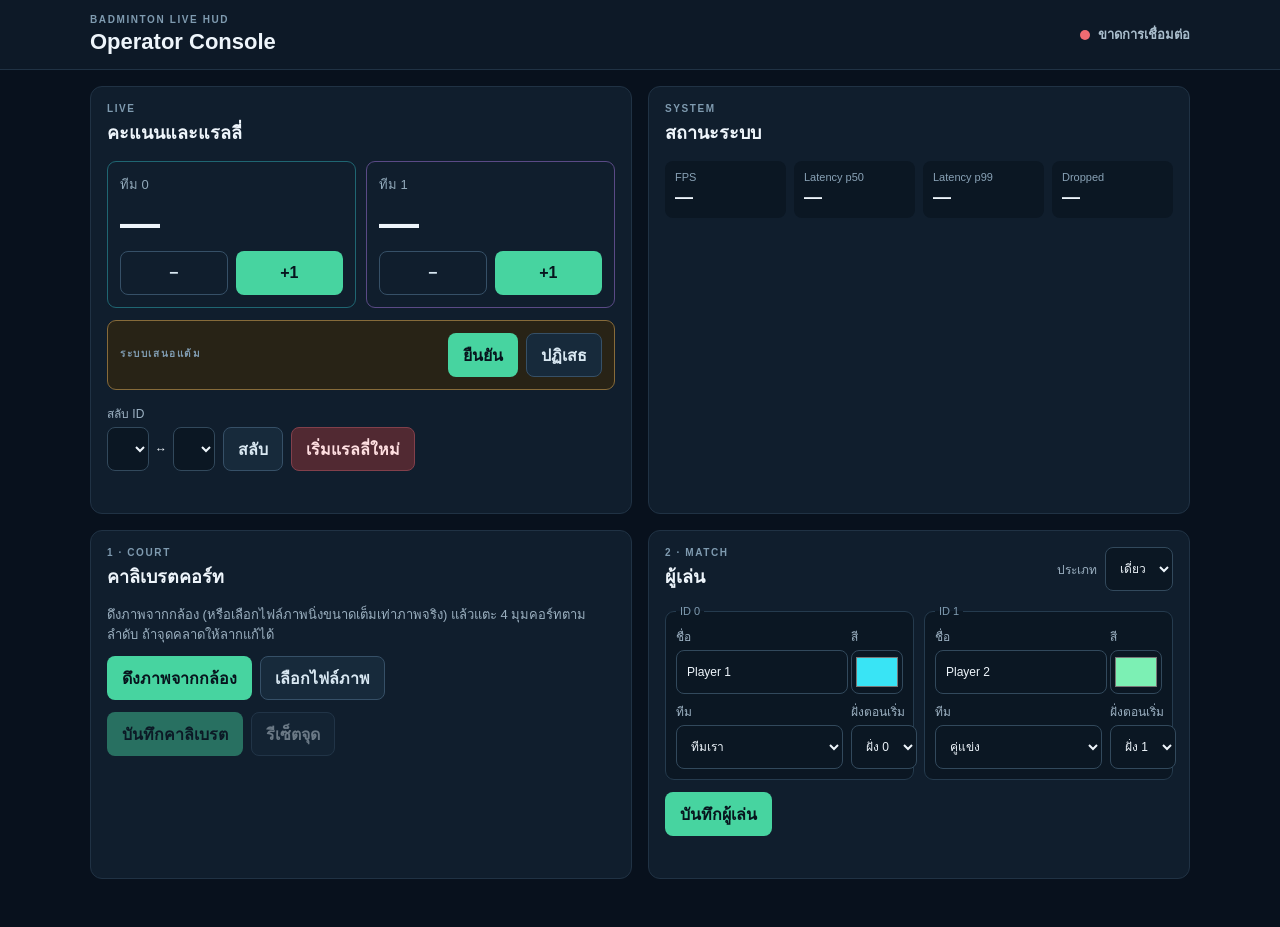
<file: web/operator/index.html>
<!doctype html>
<html lang="th">
  <head>
    <meta charset="utf-8" />
    <meta name="viewport" content="width=device-width, initial-scale=1" />
    <title>Badminton Live HUD Operator</title>
    <link rel="stylesheet" href="operator.css" />
  </head>
  <body>
    <header class="topbar">
      <div>
        <p class="eyebrow">BADMINTON LIVE HUD</p>
        <h1>Operator Console</h1>
      </div>
      <div id="connection" class="connection"><span></span><b>กำลังเชื่อมต่อ</b></div>
    </header>

    <main>
      <section class="panel" id="live">
        <div class="section-heading"><div><p class="eyebrow">LIVE</p><h2>คะแนนและแรลลี่</h2></div></div>
        <div class="scoreboard">
          <div class="team" data-team="0">
            <span id="team-name-0">ทีม 0</span><strong id="score-0">—</strong>
            <button class="quiet" data-score-team="0" data-delta="-1" aria-label="ลดคะแนนทีม 0">−</button>
            <button data-score-team="0" data-delta="1" aria-label="เพิ่มคะแนนทีม 0">+1</button>
          </div>
          <div class="team" data-team="1">
            <span id="team-name-1">ทีม 1</span><strong id="score-1">—</strong>
            <button class="quiet" data-score-team="1" data-delta="-1" aria-label="ลดคะแนนทีม 1">−</button>
            <button data-score-team="1" data-delta="1" aria-label="เพิ่มคะแนนทีม 1">+1</button>
          </div>
        </div>
        <div id="point-suggestion" class="suggestion" hidden>
          <div><p class="eyebrow">ระบบเสนอแต้ม</p><p id="suggestion-text"></p></div>
          <button id="accept-point">ยืนยัน</button>
          <button id="reject-point" class="secondary">ปฏิเสธ</button>
        </div>
        <div class="actions">
          <div id="partner-swaps" class="swap-buttons"></div>
          <label>สลับ ID
            <span class="pair"><select id="swap-a" aria-label="ผู้เล่นคนที่ 1"></select>↔<select id="swap-b" aria-label="ผู้เล่นคนที่ 2"></select></span>
          </label>
          <button id="swap-ids" class="secondary">สลับ</button>
          <button id="reset-rally" class="danger">เริ่มแรลลี่ใหม่</button>
        </div>
        <p id="control-status" class="status" aria-live="polite"></p>
      </section>

      <section class="panel">
        <div class="section-heading"><div><p class="eyebrow">SYSTEM</p><h2>สถานะระบบ</h2></div></div>
        <div class="health-grid">
          <div><span>FPS</span><strong id="health-fps">—</strong></div>
          <div><span>Latency p50</span><strong id="health-p50">—</strong></div>
          <div><span>Latency p99</span><strong id="health-p99">—</strong></div>
          <div><span>Dropped</span><strong id="health-dropped">—</strong></div>
        </div>
        <div id="workers" class="worker-list"></div>
      </section>

      <section class="panel">
        <div class="section-heading"><div><p class="eyebrow">1 · COURT</p><h2>คาลิเบรตคอร์ท</h2></div></div>
        <p class="help">ดึงภาพจากกล้อง (หรือเลือกไฟล์ภาพนิ่งขนาดเต็มเท่าภาพจริง) แล้วแตะ 4 มุมคอร์ทตามลำดับ ถ้าจุดคลาดให้ลากแก้ได้</p>
        <div class="row frame-source">
          <button id="load-frame">ดึงภาพจากกล้อง</button>
          <label class="file-button">เลือกไฟล์ภาพ<input id="court-image" type="file" accept="image/*" /></label>
        </div>
        <p id="calibration-hint" class="hint" hidden></p>
        <canvas id="calibration" aria-label="แตะหรือลากมุมคอร์ท"></canvas>
        <div class="row">
          <button id="save-calibration" disabled>บันทึกคาลิเบรต</button>
          <button id="reset-corners" class="secondary" disabled>รีเซ็ตจุด</button>
        </div>
        <p id="calibration-status" class="status" aria-live="polite"></p>
      </section>

      <section class="panel">
        <div class="section-heading">
          <div><p class="eyebrow">2 · MATCH</p><h2>ผู้เล่น</h2></div>
          <label class="mode-field">ประเภท
            <select id="mode"><option value="singles">เดี่ยว</option><option value="doubles">คู่</option></select>
          </label>
        </div>
        <div id="players" class="player-grid"></div>
        <button id="save-players">บันทึกผู้เล่น</button>
        <p id="player-status" class="status" aria-live="polite"></p>
      </section>
    </main>
    <script src="operator.js"></script>
  </body>
</html>
</file>
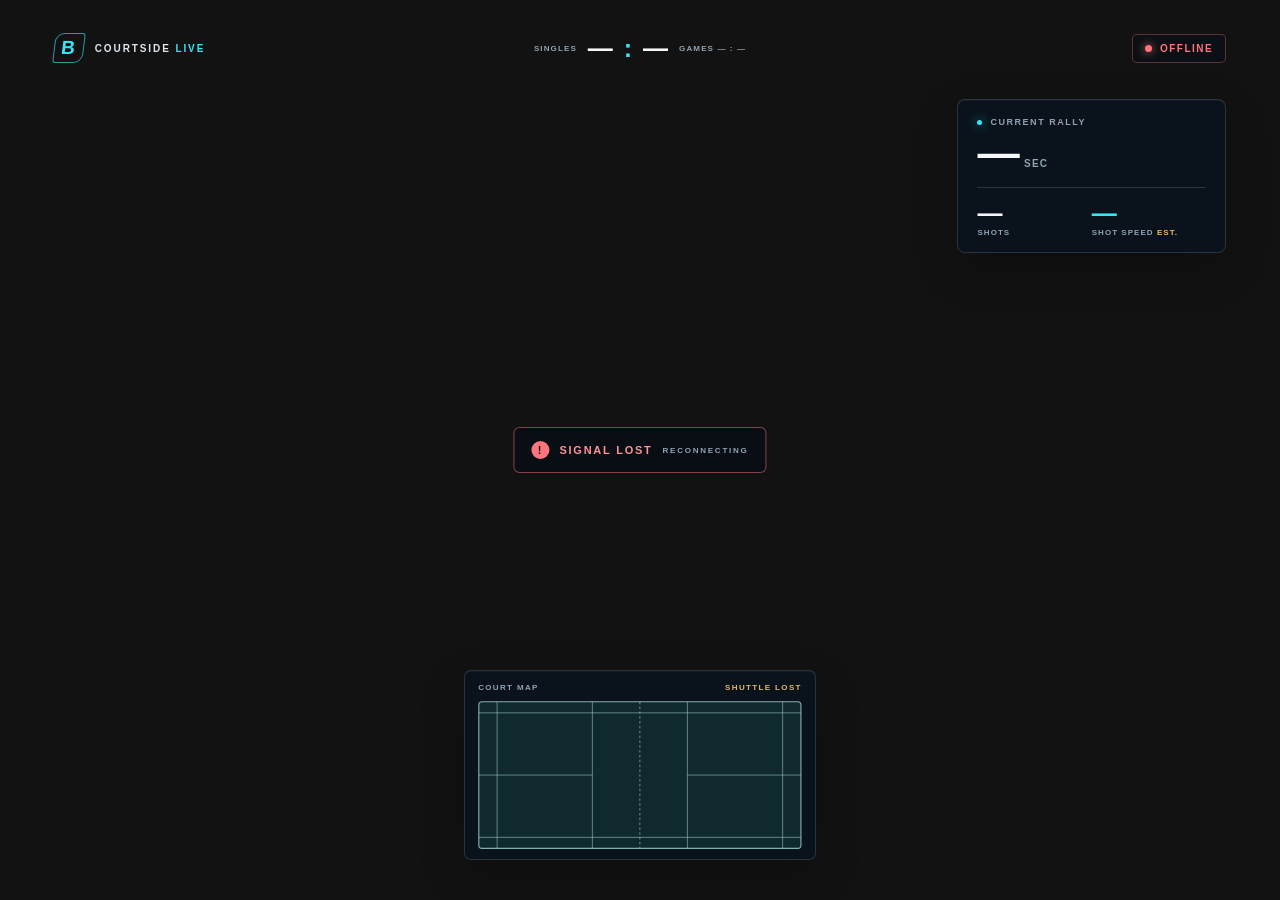
<file: web/overlay/index.html>
<!doctype html>
<html lang="en">
  <head>
    <meta charset="utf-8">
    <meta name="viewport" content="width=device-width, initial-scale=1">
    <meta name="theme-color" content="#07111b">
    <title>Badminton Live HUD</title>
    <link rel="stylesheet" href="overlay.css">
  </head>
  <body>
    <main class="hud" aria-label="Badminton match HUD">
      <header class="topbar">
        <div class="brand"><span class="brand-mark">B</span><span>COURTSIDE <b>LIVE</b></span></div>
        <div class="score-line"><span class="score-label" id="mode-label">SINGLES</span><strong><span id="score-0">—</span> <i>:</i> <span id="score-1">—</span></strong><span class="games-label" id="games-line">GAMES — : —</span></div>
        <div class="status-pill" id="connection" data-state="connecting"><i></i><span>CONNECTING</span></div>
      </header>

      <section class="rally-panel glass" aria-label="Rally statistics">
        <div class="rally-label"><span class="pulse-dot"></span> CURRENT RALLY</div>
        <div class="rally-time"><span id="rally-time">—</span><small> SEC</small></div>
        <div class="rally-divider"></div>
        <div class="rally-stat"><strong id="rally-shots">—</strong><span>SHOTS</span></div>
        <div class="rally-stat speed"><strong id="shot-speed">—</strong><span>SHOT SPEED <em>EST.</em></span></div>
      </section>

      <div class="player-markers" id="player-markers" aria-hidden="true"></div>
      <div class="shuttle-marker" id="shuttle-marker" aria-hidden="true"><span></span></div>

      <footer class="bottom-row">
        <div class="team-cards" id="team-cards-0"></div>

        <div class="court-card glass" aria-label="Court map">
          <div class="court-title"><span>COURT MAP</span><span id="shuttle-status">SHUTTLE LOST</span></div>
          <!-- 400x182 px = 13.40x6.10 m, about 29.85 px per metre, offset 1 px -->
          <svg class="court" viewBox="0 0 402 184" role="img" aria-label="Court map">
            <rect x="1" y="1" width="400" height="182" rx="4" class="court-outline"/>
            <line x1="1" y1="14.7" x2="401" y2="14.7"/><line x1="1" y1="169.3" x2="401" y2="169.3"/>
            <line x1="142" y1="1" x2="142" y2="183"/><line x1="260" y1="1" x2="260" y2="183"/>
            <line x1="23.7" y1="1" x2="23.7" y2="183"/><line x1="378.3" y1="1" x2="378.3" y2="183"/>
            <line x1="1" y1="92" x2="142" y2="92"/><line x1="260" y1="92" x2="401" y2="92"/>
            <line x1="201" y1="1" x2="201" y2="183" class="net"/>
            <g id="court-players"></g>
            <g id="court-shuttle" class="court-shuttle"><circle cx="0" cy="0" r="4"/><text x="7" y="-6">est.</text></g>
          </svg>
        </div>

        <div class="team-cards right" id="team-cards-1"></div>
      </footer>

      <template id="player-card-template">
        <section class="player-card glass">
          <div class="player-accent"></div>
          <div class="player-heading"><span class="player-number"></span><span class="tracked-dot"></span><span class="player-name"></span></div>
          <div class="player-metrics">
            <div><strong class="player-speed">—</strong><span>MOVE <i>m/s</i></span></div>
            <div><strong class="player-distance">—</strong><span>DISTANCE <i>m</i></span></div>
          </div>
        </section>
      </template>

      <div class="signal-lost" id="signal-lost" role="status" hidden><span>!</span> SIGNAL LOST <small>RECONNECTING</small></div>
    </main>
    <script src="overlay.js" defer></script>
  </body>
</html>
</file>
<file: web/operator/operator.css>
:root {
  color-scheme: dark;
  font-family: "Noto Sans Thai", "Segoe UI", Tahoma, sans-serif;
  background: #08111d;
  color: #eef5fb;
}

* { box-sizing: border-box; }
body { margin: 0; min-width: 320px; background: #08111d; }
h1, h2, p { margin: 0; }
h1 { font-size: 22px; }
h2 { font-size: 18px; }
.eyebrow { color: #7f9bb0; font-size: 10px; font-weight: 800; letter-spacing: .16em; margin-bottom: 4px; }
.topbar { position: sticky; top: 0; z-index: 1; display: flex; align-items: center; justify-content: space-between; gap: 12px; padding: 14px max(16px, calc((100vw - 1100px) / 2)); border-bottom: 1px solid #203244; background: #0d1927; }
.connection { display: flex; align-items: center; gap: 8px; font-size: 13px; color: #a9bdcc; }
.connection span { width: 10px; height: 10px; border-radius: 50%; background: #ef6b72; }
.connection[data-live=true] span { background: #45d39a; }
main { display: grid; grid-template-columns: repeat(2, minmax(0, 1fr)); gap: 16px; width: min(1100px, calc(100% - 32px)); margin: 16px auto 48px; }
.panel { min-width: 0; padding: 16px; border: 1px solid #203244; border-radius: 12px; background: #101e2d; }
.section-heading { display: flex; align-items: center; justify-content: space-between; gap: 12px; margin-bottom: 14px; }
label { color: #9db2c3; font-size: 12px; }
.mode-field { display: flex; align-items: center; gap: 8px; }
select, input:not([type=file]):not([type=color]) { min-height: 44px; padding: 8px 10px; border: 1px solid #32495c; border-radius: 8px; background: #0b1723; color: #eef5fb; font: inherit; }
button, .file-button { min-height: 44px; padding: 8px 14px; border: 1px solid transparent; border-radius: 8px; color: #07141d; background: #47d4a0; font: inherit; font-weight: 700; cursor: pointer; touch-action: manipulation; }
button:active, .file-button:active { filter: brightness(1.15); }
button:disabled { opacity: .45; cursor: not-allowed; }
button.secondary, .file-button { color: #d9e8f2; border-color: #365067; background: #172a3b; }
button.quiet { color: #d9e8f2; background: transparent; border-color: #365067; }
button.danger { color: #ffdfe1; background: #512932; border-color: #82404b; }
.row { display: flex; flex-wrap: wrap; gap: 8px; }
.status { min-height: 18px; margin-top: 8px; color: #86a1b5; font-size: 13px; }
.status[data-error=true] { color: #ff9aa0; }
.help { margin-bottom: 12px; color: #9bb0c0; font-size: 13px; line-height: 1.5; }
.hint { margin-bottom: 8px; color: #f6c85f; font-weight: 700; }
.file-button { display: inline-flex; align-items: center; margin-bottom: 12px; }
.file-button input { display: none; }
.frame-source { margin-bottom: 12px; }
.frame-source .file-button { margin-bottom: 0; }
#calibration { display: none; width: 100%; margin-bottom: 12px; border: 1px solid #32495c; border-radius: 8px; touch-action: none; }

.player-grid { display: grid; grid-template-columns: repeat(2, minmax(0, 1fr)); gap: 10px; margin-bottom: 12px; }
.player-card { display: grid; grid-template-columns: 1fr 52px; gap: 8px; min-width: 0; margin: 0; padding: 10px; border: 1px solid #253b4e; border-radius: 9px; background: #0b1723; }
.player-card legend { padding: 0 4px; color: #7f9bb0; font-size: 11px; }
.player-card label { display: grid; gap: 4px; min-width: 0; }
.player-card input[type=color] { width: 52px; height: 44px; padding: 2px; border: 1px solid #32495c; border-radius: 8px; background: #0b1723; }

.scoreboard { display: grid; grid-template-columns: 1fr 1fr; gap: 10px; }
.team { display: grid; grid-template-columns: 1fr 1fr; align-items: center; gap: 8px; padding: 12px; border: 1px solid #253b4e; border-radius: 9px; }
.team span { grid-column: 1 / -1; overflow: hidden; color: #91a9ba; font-size: 13px; text-overflow: ellipsis; white-space: nowrap; }
.team strong { grid-column: 1 / -1; font-size: 40px; line-height: 1; }
.team[data-team="0"] { border-color: #1f6672; }
.team[data-team="1"] { border-color: #5a4a86; }
.suggestion { display: flex; flex-wrap: wrap; align-items: center; gap: 8px; margin-top: 12px; padding: 12px; border: 1px solid #876b3a; border-radius: 9px; background: #282316; }
.suggestion > div { flex: 1 1 160px; }
.actions { display: flex; flex-wrap: wrap; align-items: flex-end; gap: 8px; margin-top: 14px; }
.actions label { display: grid; gap: 4px; }
.pair { display: flex; align-items: center; gap: 6px; color: #eef5fb; }
.swap-buttons { display: flex; flex-wrap: wrap; gap: 8px; width: 100%; }
.swap-buttons:empty { display: none; }

.health-grid { display: grid; grid-template-columns: repeat(4, minmax(0, 1fr)); gap: 8px; }
.health-grid > div { display: grid; gap: 4px; padding: 10px; border-radius: 8px; background: #0b1723; }
.health-grid span { color: #89a2b6; font-size: 11px; }
.health-grid strong { font-size: 18px; }
.worker-list { display: flex; flex-wrap: wrap; gap: 8px; margin-top: 12px; font-size: 12px; }
.worker { padding: 6px 10px; border: 1px solid #32495c; border-radius: 999px; }
.worker[data-status=ok] { color: #62dfae; border-color: #26785a; }
.worker[data-status=degraded] { color: #ffd166; border-color: #806a38; }
.worker[data-status=down] { color: #ff9aa0; border-color: #82404b; }

@media (max-width: 760px) {
  main { grid-template-columns: 1fr; }
  .health-grid { grid-template-columns: repeat(2, minmax(0, 1fr)); }
}
@media (max-width: 420px) {
  .player-grid { grid-template-columns: 1fr; }
}
</file>
<file: web/overlay/overlay.css>
:root {
  color-scheme: dark;
  --cyan: #39e4f5;
  --violet: #b693ff;
  --white: #f4f8fb;
  --muted: #91a3b2;
  --panel: rgba(8, 19, 30, .78);
  --line: rgba(189, 216, 233, .17);
}

* { box-sizing: border-box; }
html, body { width: 100%; height: 100%; margin: 0; overflow: hidden; background: transparent; }
body { color: var(--white); font-family: Inter, Arial, sans-serif; }
.hud { position: relative; width: 100vw; height: 100vh; overflow: hidden; background: transparent; }
.topbar { position: absolute; z-index: 5; top: 3.7%; left: 4.2%; right: 4.2%; display: flex; align-items: center; justify-content: space-between; }
.brand { display: flex; align-items: center; gap: 11px; color: rgba(240,249,255,.92); font-size: clamp(10px, .75vw, 15px); font-weight: 800; letter-spacing: .19em; }
.brand b { color: var(--cyan); font-weight: 800; }
.brand-mark { display: grid; width: 30px; height: 30px; place-items: center; border: 1px solid rgba(57,228,245,.65); border-radius: 9px 3px 9px 3px; color: var(--cyan); font: 800 19px 'Barlow Condensed', sans-serif; transform: skew(-7deg); }
.score-line { position: absolute; left: 50%; display: flex; align-items: center; gap: 11px; transform: translateX(-50%); }
.score-label, .games-label { color: var(--muted); font-size: 8px; font-weight: 800; letter-spacing: .14em; }
.score-line strong { color: var(--white); font: 700 25px 'Barlow Condensed', sans-serif; }
.score-line strong i { padding: 0 4px; color: var(--cyan); font-style: normal; }
.status-pill { display: flex; align-items: center; gap: 8px; padding: 8px 12px; border: 1px solid rgba(57,228,245,.28); border-radius: 5px; background: rgba(4,16,25,.55); color: var(--cyan); font-size: 10px; font-weight: 800; letter-spacing: .15em; }
.status-pill i, .pulse-dot { width: 7px; height: 7px; border-radius: 50%; background: var(--cyan); box-shadow: 0 0 12px var(--cyan); }
.status-pill[data-state="connecting"] { color: #f2c66d; border-color: rgba(242,198,109,.3); }
.status-pill[data-state="connecting"] i { background: #f2c66d; box-shadow: 0 0 10px #f2c66d; }
.status-pill[data-state="lost"] { color: #ff747d; border-color: rgba(255,116,125,.35); }
.status-pill[data-state="lost"] i { background: #ff747d; box-shadow: 0 0 10px #ff747d; }
.glass { border: 1px solid var(--line); background: var(--panel); box-shadow: 0 16px 46px rgba(0,0,0,.24), inset 0 1px 0 rgba(255,255,255,.045); backdrop-filter: blur(12px); }
.rally-panel { position: absolute; z-index: 4; top: 11%; right: 4.2%; width: min(330px, 21vw); min-width: 245px; padding: 17px 19px 15px; border-radius: 8px; }
.rally-label, .court-title { display: flex; align-items: center; gap: 8px; color: var(--muted); font-size: 9px; font-weight: 800; letter-spacing: .17em; }
.pulse-dot { width: 5px; height: 5px; }
.rally-time { margin-top: 5px; font: 700 clamp(36px, 3.3vw, 58px)/1 'Barlow Condensed', sans-serif; letter-spacing: .01em; }
.rally-time small { color: var(--muted); font: 700 10px Inter, sans-serif; letter-spacing: .12em; }
.rally-divider { height: 1px; margin: 13px 0; background: var(--line); }
.rally-stat { display: inline-flex; flex-direction: column; gap: 2px; width: 48%; }
.rally-stat strong { font: 700 25px/1 'Barlow Condensed', sans-serif; }
.rally-stat span { color: var(--muted); font-size: 8px; font-weight: 700; letter-spacing: .13em; }
.rally-stat em { color: #f1ba61; font-style: normal; }
.rally-stat.speed strong { color: var(--cyan); }
.player-markers { position: absolute; z-index: 2; inset: 0; pointer-events: none; }
.player-marker { position: absolute; width: 38px; height: 12px; border: 2px solid var(--player-color, var(--cyan)); border-radius: 50%; filter: drop-shadow(0 0 8px var(--player-color, var(--cyan))); transform: translate(-50%, -50%); transition: left .045s linear, top .045s linear; }
.player-marker::before { content: ''; position: absolute; left: 50%; bottom: 6px; width: 19px; height: 35px; border: 1px solid currentColor; border-bottom: 0; border-radius: 50% 50% 0 0; opacity: .65; transform: translateX(-50%); }
.player-marker[data-tracked="false"] { opacity: .25; }
.shuttle-marker { position: absolute; z-index: 3; display: none; width: 14px; height: 14px; border-radius: 50%; background: #fff7bf; box-shadow: 0 0 8px 3px rgba(255,239,132,.72); transform: translate(-50%, -50%); }
.shuttle-marker[data-status="predicted"] { opacity: .38; }
.shuttle-marker span { position: absolute; inset: -8px; border: 1px solid rgba(255,239,132,.6); border-radius: 50%; }
.bottom-row { position: absolute; z-index: 4; right: 4.2%; bottom: 4.4%; left: 4.2%; display: grid; grid-template-columns: 1fr minmax(240px, 30%) 1fr; align-items: end; gap: 16px; }
.player-card { position: relative; min-height: 112px; padding: 15px 18px 14px; border-radius: 7px; overflow: hidden; }
.team-cards { display: grid; gap: 10px; }
.player-card[data-tracked="false"] { opacity: .45; }
.hud[data-mode="doubles"] .player-card { min-height: 0; padding: 10px 16px; }
.hud[data-mode="doubles"] .player-metrics { margin-top: 8px; }
.team-cards.right .player-card { text-align: right; }
.player-accent { position: absolute; top: 0; bottom: 0; left: 0; width: 2px; background: var(--player-color, var(--cyan)); box-shadow: 0 0 12px currentColor; }
.team-cards.right .player-accent { right: 0; left: auto; }
.player-heading { display: flex; align-items: center; gap: 8px; color: var(--muted); }
.team-cards.right .player-heading { flex-direction: row-reverse; }
.player-number { color: var(--player-color, var(--cyan)); font: 700 14px 'Barlow Condensed', sans-serif; }
.player-name { overflow: hidden; color: var(--white); font: 700 17px 'Barlow Condensed', sans-serif; letter-spacing: .09em; text-overflow: ellipsis; white-space: nowrap; }
.tracked-dot { width: 6px; height: 6px; border-radius: 50%; background: #55636e; }
.player-card[data-tracked="true"] .tracked-dot { background: #5ff0a9; box-shadow: 0 0 9px #5ff0a9; }
.player-metrics { display: flex; gap: 27px; margin-top: 15px; }
.team-cards.right .player-metrics { justify-content: flex-end; }
.player-metrics div { display: flex; align-items: baseline; gap: 7px; }
.player-metrics strong { font: 700 24px/.9 'Barlow Condensed', sans-serif; }
.player-metrics span { color: var(--muted); font-size: 8px; font-weight: 800; letter-spacing: .12em; }
.player-metrics i { color: #dce6ec; font-style: normal; }
.court-card { padding: 12px 13px 10px; border-radius: 7px; }
.court-title { justify-content: space-between; margin-bottom: 9px; font-size: 8px; }
.court-title span:last-child { color: #e2b86c; }
.court { display: block; width: 100%; height: auto; overflow: visible; }
.court line { stroke: rgba(175,224,222,.62); stroke-width: 1; }
.court .court-outline { fill: rgba(29,92,89,.32); stroke: rgba(175,224,222,.75); stroke-width: 1.4; }
.court .net { stroke: rgba(255,255,255,.55); stroke-dasharray: 3 3; }
.court-player { display: none; fill: var(--player-color, var(--cyan)); stroke: rgba(255,255,255,.9); stroke-width: 1.5; }
.court-player[data-tracked="false"] { opacity: .35; }
.court-shuttle { display: none; fill: #fff79a; filter: drop-shadow(0 0 4px #fff79a); }
.court-shuttle text { fill: #f1ba61; font: 700 10px Inter, sans-serif; filter: none; }
.signal-lost { position: absolute; z-index: 10; top: 50%; left: 50%; display: flex; align-items: center; gap: 10px; padding: 13px 17px; border: 1px solid rgba(255,116,125,.5); border-radius: 6px; background: rgba(9,15,23,.9); color: #ff9299; font-size: 11px; font-weight: 800; letter-spacing: .16em; transform: translate(-50%, -50%); }
.signal-lost[hidden] { display: none; }
.signal-lost span { display: grid; width: 18px; height: 18px; place-items: center; border-radius: 50%; background: #ff747d; color: #111; }
.signal-lost small { color: var(--muted); font-size: 8px; }

@media (max-width: 900px) {
  .rally-panel { top: 10%; right: 4%; min-width: 205px; width: 27vw; padding: 12px; }
  .bottom-row { right: 3%; left: 3%; grid-template-columns: 1fr 1fr; gap: 8px; }
  .court-card { grid-column: 1 / -1; grid-row: 1; justify-self: center; width: 42%; }
  .player-card { min-height: 95px; padding: 12px; }
  .player-metrics { gap: 12px; }
}
</file>
